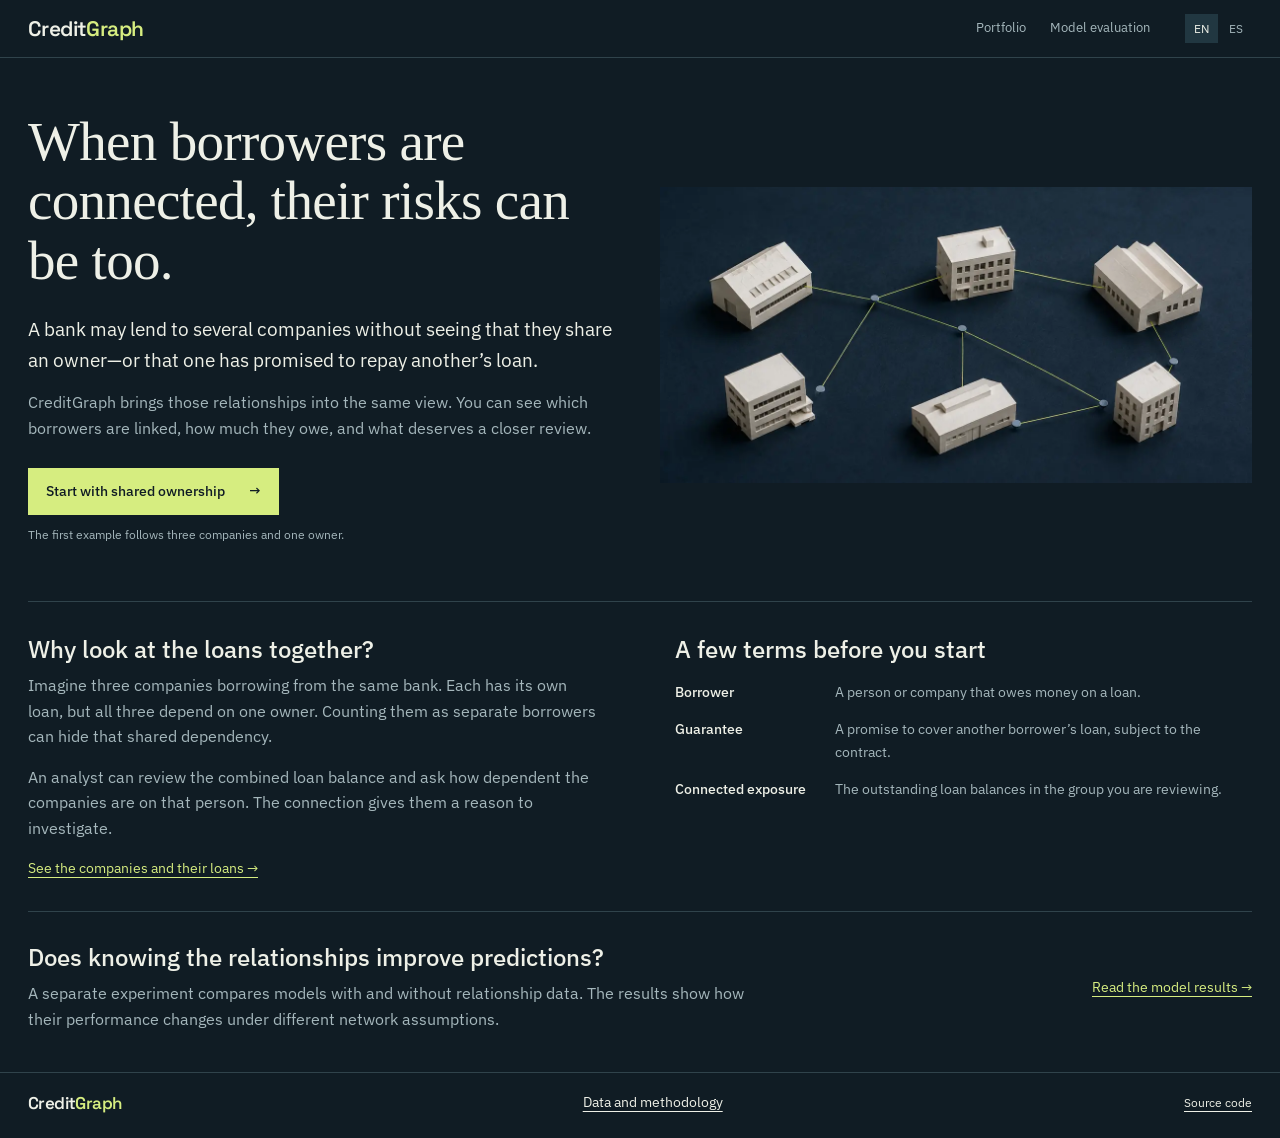
<file: web/index.html>
<!doctype html>
<html lang="en">
<head>
<meta charset="utf-8">
<meta name="viewport" content="width=device-width, initial-scale=1">
<meta name="description" content="Understand how shared owners and guarantees connect borrowers, then explore their loans with CreditGraph.">
<title>CreditGraph · Understanding connected borrowers</title>
<link rel="icon" href="data:image/svg+xml,%3Csvg xmlns='http://www.w3.org/2000/svg' viewBox='0 0 32 32'%3E%3Crect width='32' height='32' rx='7' fill='%23101c24'/%3E%3Cpath d='M8 10L24 16L8 24Z' fill='none' stroke='%23d6ed80' stroke-width='2'/%3E%3C/svg%3E">
<link rel="stylesheet" href="styles.css">
<script defer src="home.js"></script>
</head>
<body>
<a class="skip" href="#introduction" data-i18n="skip">Skip to introduction</a>
<header class="nav">
<a class="brand" href="index.html">Credit<span>Graph</span></a>
<nav class="nav-links" aria-label="Main">
<a href="analysis.html" data-analysis-link data-i18n="portfolio">Portfolio</a>
<a href="analysis.html#evidence" data-analysis-link data-i18n="models">Model evaluation</a>
</nav>
<div class="languages" role="group" aria-label="Language / Idioma">
<button type="button" data-lang="en" aria-pressed="true">EN</button><button type="button" data-lang="es" aria-pressed="false">ES</button>
</div>
</header>
<main class="landing">
<section id="introduction" class="landing-intro" aria-labelledby="landing-title">
<div class="landing-copy">
<h1 id="landing-title" data-i18n="title">When borrowers are connected, their risks can be too.</h1>
<p class="landing-lead" data-i18n="lead">A bank may lend to several companies without seeing that they share an owner—or that one has promised to repay another’s loan.</p>
<p data-i18n="description">CreditGraph brings those relationships into the same view. You can see which borrowers are linked, how much they owe, and what deserves a closer review.</p>
<a class="start-link" href="analysis.html#investigation" data-analysis-link><span data-i18n="start">Start with shared ownership</span><span aria-hidden="true">→</span></a>
<p class="start-note" data-i18n="startNote">The first example follows three companies and one owner.</p>
</div>
<figure class="landing-art">
<img src="assets/borrower-network.webp" width="1200" height="600" fetchpriority="high" decoding="async" alt="Paper buildings connected by threads." data-i18n-alt="imageAlt">
</figure>
</section>
<section class="landing-context" aria-labelledby="context-title">
<div class="context-story">
<h2 id="context-title" data-i18n="contextTitle">Why look at the loans together?</h2>
<p data-i18n="contextOne">Imagine three companies borrowing from the same bank. Each has its own loan, but all three depend on one owner. Counting them as separate borrowers can hide that shared dependency.</p>
<p data-i18n="contextTwo">An analyst can review the combined loan balance and ask how dependent the companies are on that person. The connection gives them a reason to investigate.</p>
<a href="analysis.html#investigation" data-analysis-link data-i18n="exampleLink">See the companies and their loans →</a>
</div>
<div class="context-guide">
<h2 data-i18n="guideTitle">A few terms before you start</h2>
<dl>
<div><dt data-i18n="borrowerTerm">Borrower</dt><dd data-i18n="borrowerDefinition">A person or company that owes money on a loan.</dd></div>
<div><dt data-i18n="guaranteeTerm">Guarantee</dt><dd data-i18n="guaranteeDefinition">A promise to cover another borrower’s loan, subject to the contract.</dd></div>
<div><dt data-i18n="exposureTerm">Connected exposure</dt><dd data-i18n="exposureDefinition">The outstanding loan balances in the group you are reviewing.</dd></div>
</dl>
</div>
</section>
<section class="landing-research" aria-labelledby="research-heading">
<div><h2 id="research-heading" data-i18n="researchTitle">Does knowing the relationships improve predictions?</h2><p data-i18n="researchText">A separate experiment compares models with and without relationship data. The results show how their performance changes under different network assumptions.</p></div>
<a href="analysis.html#evidence" data-analysis-link data-i18n="researchLink">Read the model results →</a>
</section>
</main>
<footer><a class="brand" href="index.html">Credit<span>Graph</span></a><a href="analysis.html#methodology" data-analysis-link data-i18n="methodology">Data and methodology</a><a href="https://github.com/GonorAndres/graph-relation-db" data-i18n="source">Source code</a></footer>
</body>
</html>
</file>
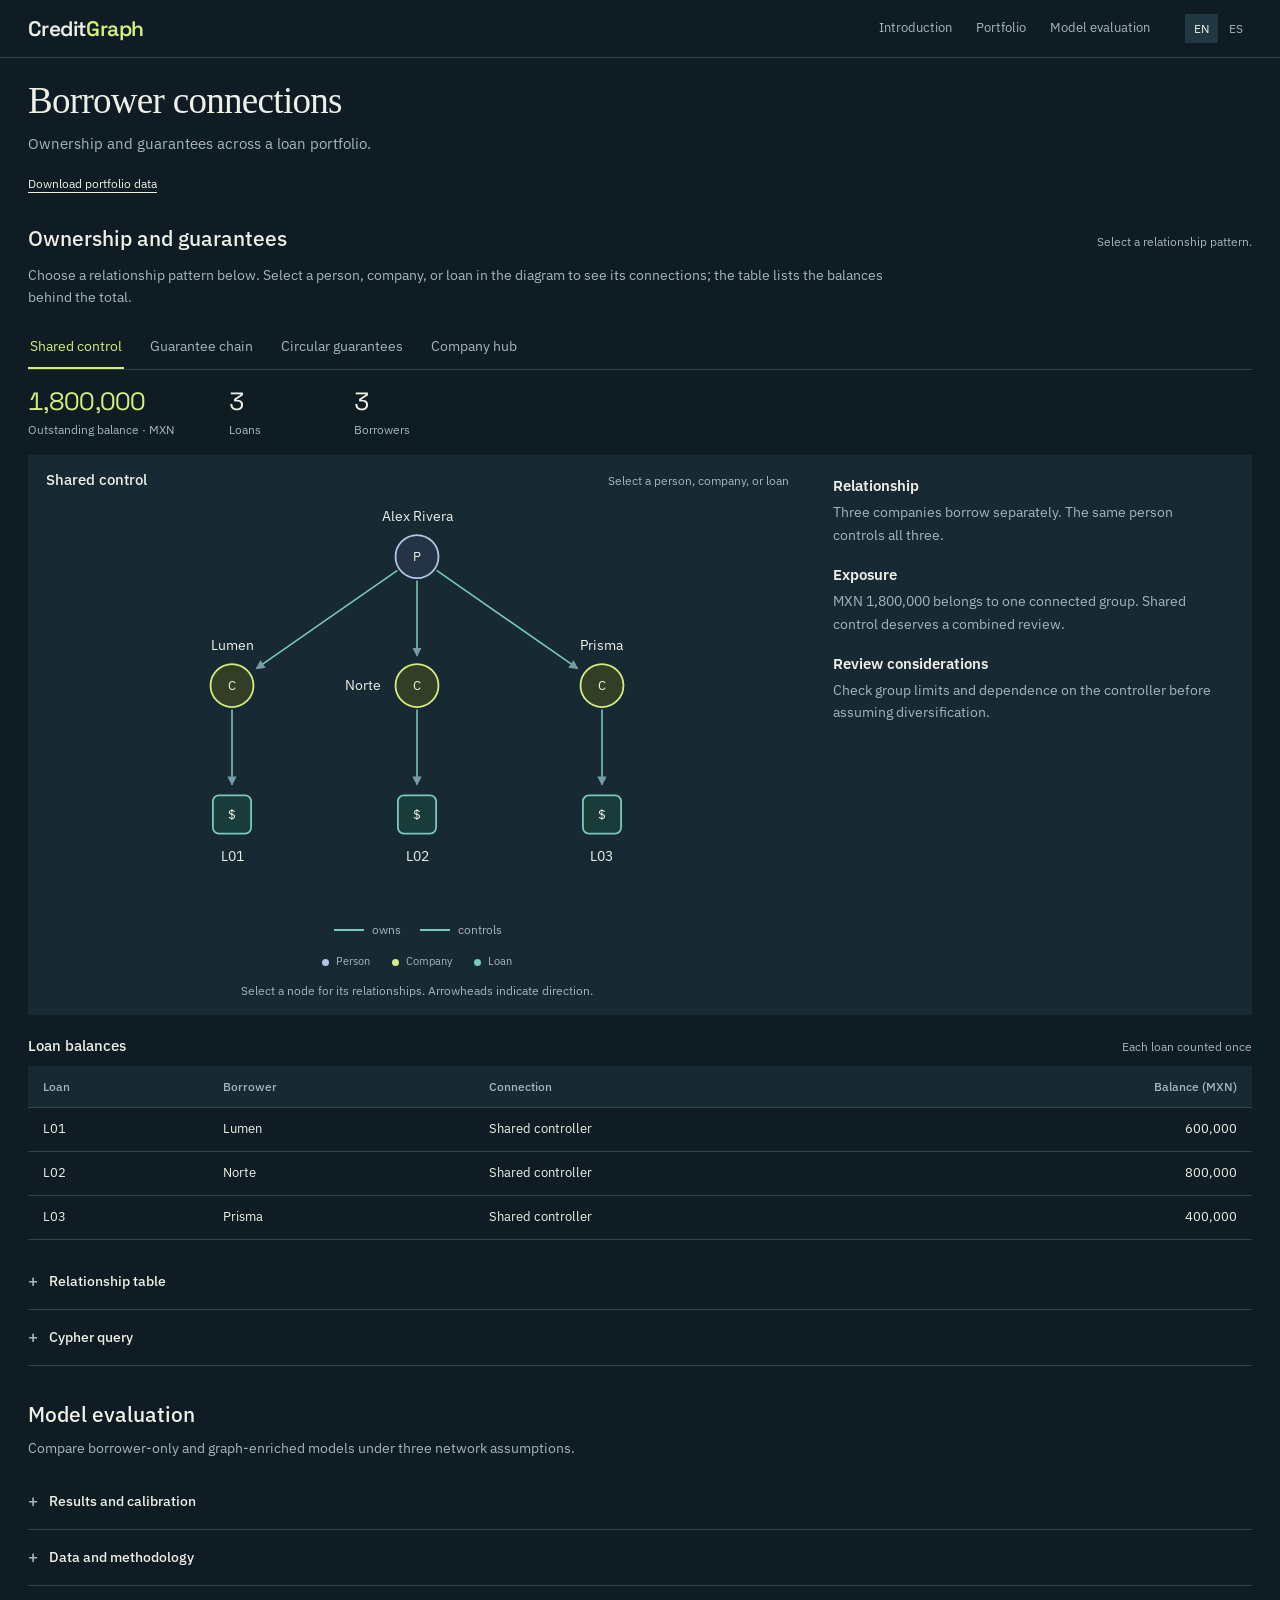
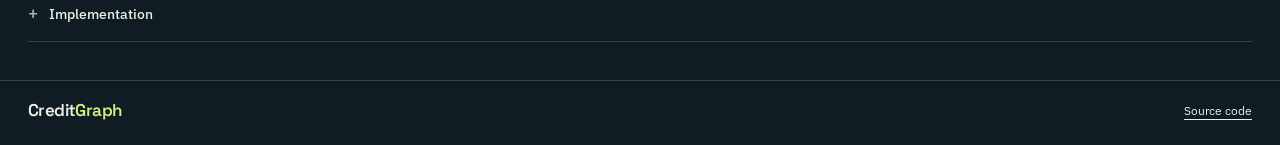
<file: web/analysis.html>
<!doctype html>
<html lang="en">
<head><meta charset="utf-8"><meta name="viewport" content="width=device-width, initial-scale=1"><meta name="description" content="Inspect ownership and guarantee relationships, connected loan balances, and synthetic model evaluation results."><title>CreditGraph · Connected credit exposure</title><link rel="icon" href="data:image/svg+xml,%3Csvg xmlns='http://www.w3.org/2000/svg' viewBox='0 0 32 32'%3E%3Crect width='32' height='32' rx='7' fill='%231d1916'/%3E%3Cpath d='M8 10L24 16L8 24Z' fill='none' stroke='%23efae76' stroke-width='2'/%3E%3C/svg%3E"><link rel="stylesheet" href="styles.css"><script defer src="vendor/d3.v7.min.js"></script><script defer src="app.js"></script></head>
<body>
<a class="skip" href="#investigation" data-i18n="skip">Skip to investigation</a>
<header class="nav"><a class="brand" href="index.html">Credit<span>Graph</span></a><nav class="nav-links" aria-label="Main"><a href="index.html" data-i18n="navOverview">Introduction</a><a href="#investigation" data-i18n="navInvestigate">Portfolio</a><a href="#evidence" data-i18n="navEvidence">Model evaluation</a></nav><div class="languages" role="group" aria-label="Language / Idioma"><button type="button" data-lang="en" aria-pressed="true">EN</button><button type="button" data-lang="es" aria-pressed="false">ES</button></div></header>
<main>
<section class="report-heading analysis-heading">
<div class="report-summary"><h1 data-i18n="headline">Borrower connections</h1><p class="intro" data-i18n="intro">Ownership and guarantees across a loan portfolio.</p>
<p class="dataset-note"><a href="data/demo.json" download data-i18n="downloadDemo">Download portfolio data</a></p>
</div>
</section>
<section id="investigation" aria-labelledby="investigation-title"><div class="section-heading"><div><h2 id="investigation-title" data-i18n="investigationTitle">Ownership and guarantees</h2></div><p data-i18n="choose">Select a relationship pattern.</p></div><p class="reader-note" data-i18n="readingGuide">Choose a relationship pattern below. Select a person, company, or loan in the diagram to see its connections; the table lists the balances behind the total.</p><div id="demo-status" class="status" role="status"></div><div id="demo-content" hidden><div id="scenarios" class="scenario-buttons" role="group"></div><div id="metrics" class="metrics"></div><div class="investigation-grid"><div class="graph-panel"><div class="panel-heading"><h3 id="scenario-title"></h3><span class="small" data-i18n="graphHint">Select a person, company, or loan</span></div><div id="graph"></div><div class="legend"><span><i class="person"></i><span data-i18n="person">Person</span></span><span><i class="company"></i><span data-i18n="company">Company</span></span><span><i class="loan"></i><span data-i18n="loan">Loan</span></span></div><p id="node-detail" class="node-detail" aria-live="polite"></p></div><aside class="interpretation"><h3 data-i18n="observation">Relationship</h3><p id="observation"></p><h3 data-i18n="consequence">Exposure</h3><p id="consequence"></p><h3 data-i18n="review">Review considerations</h3><p id="review"></p></aside></div><div class="table-panel"><div class="panel-heading"><h3 data-i18n="loansTitle">Loan balances</h3><span class="small" data-i18n="dedup">Each loan counted once</span></div><div class="table-scroll"><table><caption class="sr-only" data-i18n="loansCaption">Affected loans and the reason for joint review</caption><thead><tr><th data-i18n="loan">Loan</th><th data-i18n="borrower">Borrower</th><th data-i18n="relationship">Connection</th><th class="numeric" data-i18n="balance">Balance (MXN)</th></tr></thead><tbody id="loan-rows"></tbody></table></div></div><details><summary data-i18n="relationshipsTitle">Relationship table</summary><div class="table-scroll"><table><thead><tr><th data-i18n="from">From</th><th data-i18n="relationship">Connection</th><th data-i18n="to">To</th></tr></thead><tbody id="relationship-rows"></tbody></table></div></details><details><summary data-i18n="queryTitle">Cypher query</summary><pre><code id="query"></code></pre></details></div></section>
<section id="evidence" class="evidence" aria-labelledby="evidence-title"><div class="section-heading"><div><h2 id="evidence-title" data-i18n="evidenceTitle">Model evaluation</h2></div></div><p class="section-intro" data-i18n="modelIntro">Compare borrower-only and graph-enriched models under three network assumptions.</p><details id="model-details"><summary data-i18n="modelToggle">Results and calibration</summary><div id="model-status" class="status" role="status"></div><div id="model-content"></div></details><details id="methodology"><summary data-i18n="methodTitle">Data and methodology</summary><div class="detail-grid"><div><h3 data-i18n="demoMethodTitle">Portfolio data</h3><p data-i18n="demoMethod">The portfolio contains synthetic borrowers, loans, and relationships. Exposure is the sum of distinct outstanding loan balances; guarantee liability depends on contract terms.</p></div><div><h3 data-i18n="modelMethodTitle">Model dataset</h3><p data-i18n="modelMethod">10,000 borrowers in 1,000 disconnected groups, across five fixed seeds. Whole groups are assigned to training (60%), calibration (20%), and testing (20%). Predictors use only information at the observation date; simulated defaults occur over the following 12 months.</p></div><div><h3 data-i18n="evaluationTitle">Evaluation protocol</h3><p data-i18n="evaluation">A constant baseline, borrower-only logistic regression, and borrower-only and graph-enriched LightGBM are compared after sigmoid calibration. PR-AUC, ROC-AUC, Brier score, and log loss are reported with group-bootstrap uncertainty. Calibration never uses the test split.</p></div></div><p data-i18n="modelLimits">The model uses a separate synthetic dataset. Evaluation covers held-out borrower groups; performance on real portfolios and later periods remains untested.</p><div class="downloads"><a href="data/demo.json" download data-i18n="downloadDemo">Download portfolio data</a><a href="data/model-results.json" download data-i18n="downloadModels">Download model results</a></div></details><details><summary data-i18n="architectureTitle">Implementation</summary><p data-i18n="architecture">Python generates the portfolio and model results as versioned JSON. D3 renders the relationships. The repository includes the data, configuration, and reproduction commands.</p><a href="https://github.com/GonorAndres/graph-relation-db" data-i18n="source">Source code and reproduction instructions</a></details></section>
</main><footer><a class="brand" href="#">Credit<span>Graph</span></a><a href="https://github.com/GonorAndres/graph-relation-db" data-i18n="github">Source code</a></footer><noscript>This investigation needs JavaScript. / Esta investigación necesita JavaScript. <a href="data/demo.json">Download data / Descargar datos</a></noscript>
</body></html>
</file>
<file: web/styles.css>
@font-face {
  font-family: Space;
  src: url("fonts/space-grotesk.ttf") format("truetype");
  font-weight: 300 700;
  font-display: swap;
}
@font-face {
  font-family: Plex;
  src: url("fonts/plex-sans.ttf") format("truetype");
  font-weight: 100 900;
  font-display: swap;
}
:root {
  color-scheme: dark;
  --bg: #101c24;
  --surface: #172a33;
  --raised: #213741;
  --border: #30434b;
  --text: #eef0e7;
  --muted: #a5b7bc;
  --accent: #d6ed80;
  --person: #b3c6e5;
  --company: #d6ed80;
  --loan: #7ac9ba;
}
* { box-sizing: border-box; }
html { scroll-behavior: smooth; scroll-padding-top: 18px; }
body { margin: 0; background: var(--bg); color: var(--text); font: 14px/1.6 Plex, sans-serif; -webkit-font-smoothing: antialiased; }
a { color: var(--text); text-underline-offset: 4px; }
a:hover { color: var(--accent); }
button { font: inherit; cursor: pointer; }
button:focus-visible, a:focus-visible, summary:focus-visible, [tabindex]:focus-visible { outline: 2px solid var(--accent); outline-offset: 4px; }
.nav, main, footer { max-width: 1800px; margin: auto; padding-left: 28px; padding-right: 28px; }
.nav { height: 58px; display: flex; align-items: center; gap: 35px; border-bottom: 1px solid var(--border); }
.brand { font: 600 21px Space, sans-serif; letter-spacing: -.6px; text-decoration: none; white-space: nowrap; }
.brand span { color: var(--accent); }
.nav-links { display: flex; gap: 24px; margin-left: auto; }
.nav-links a { color: var(--muted); text-decoration: none; font-size: 13px; }
.nav-links a:hover { color: var(--text); }
.languages { display: flex; gap: 2px; }
.languages button { padding: 5px 9px; border: 0; background: none; color: var(--muted); font-size: 12px; }
.languages button[aria-pressed=true] { color: var(--text); background: var(--raised); }
.report-heading { display: grid; grid-template-columns: minmax(0, 1fr) minmax(340px, 480px); align-items: center; gap: 35px; padding: 22px 0 20px; }
.report-art { margin: 0; min-width: 0; }
.report-art img { display: block; width: 100%; height: auto; }
h1 { font: 400 37px/1.15 Georgia, serif; margin: 0 0 9px; letter-spacing: -.7px; }
h2 { font: 500 21px/1.3 Plex, sans-serif; margin: 0; }
h3 { font: 500 15px/1.4 Plex, sans-serif; margin: 0; }
p { margin: 8px 0 15px; color: var(--muted); }
.intro { margin: 0; font-size: 15px; max-width: 720px; }
.dataset-note { margin: 18px 0 0; text-align: left; font-size: 12px; }
.dataset-note span, .dataset-note a { display: block; }
.dataset-note a { margin-top: 5px; }
.section-heading { display: flex; align-items: baseline; justify-content: space-between; gap: 20px; margin: 12px 0; }
.section-heading > p { margin: 0; font-size: 12px; }
.scenario-buttons { display: flex; border-bottom: 1px solid var(--border); gap: 24px; margin-bottom: 0; }
.scenario-buttons button { color: var(--muted); background: none; border: 0; border-bottom: 2px solid transparent; padding: 11px 2px 10px; font-size: 14px; }
.scenario-buttons button:hover { color: var(--text); }
.scenario-buttons button[aria-pressed=true] { color: var(--accent); border-bottom-color: var(--accent); }
.metrics { display: flex; align-items: baseline; gap: 55px; padding: 16px 0; }
.metric { min-width: 70px; }
.metric-value { font: 400 25px/1.2 Space, sans-serif; font-variant-numeric: tabular-nums; letter-spacing: -.7px; }
.metric:first-child .metric-value { color: var(--accent); }
.metric-label { font-size: 12px; color: var(--muted); margin-top: 4px; }
.investigation-grid { display: grid; grid-template-columns: minmax(0, 1.75fr) minmax(300px, 1fr); background: var(--surface); margin-bottom: 20px; }
.graph-panel { min-width: 0; }
.panel-heading { display: flex; align-items: baseline; justify-content: space-between; gap: 20px; padding: 14px 18px 0; }
.small { font-size: 12px; color: var(--muted); }
#graph { padding: 0 10px; max-width: 760px; margin: auto; min-height: 310px; }
#graph > svg { display: block; width: 100%; height: auto; }
#graph .relationship-legend { flex-wrap: wrap; gap: 8px 18px; padding: 6px 0 10px; font-size: 12px; }
#graph .relationship-legend svg { width: 32px; height: 12px; flex-shrink: 0; }
.node-name { paint-order: stroke; stroke: var(--surface); stroke-width: 5px; stroke-linejoin: round; }
.legend { display: flex; justify-content: center; gap: 22px; font-size: 11px; color: var(--muted); padding: 4px 12px; }
.legend > span { display: flex; align-items: center; gap: 7px; }
.legend i { width: 7px; height: 7px; display: inline-block; border-radius: 50%; }
.person { background: var(--person); }
.company { background: var(--company); }
.loan { background: var(--loan); }
.node-detail { font-size: 12px; text-align: center; margin: 6px auto 14px; padding: 0 20px; max-width: 750px; min-height: 20px; }
.interpretation { padding: 20px 26px; }
.interpretation h3 { font-weight: 600; margin: 0 0 5px; }
.interpretation p { font-size: 14px; line-height: 1.6; margin: 0 0 18px; max-width: 560px; }
.notice { color: var(--muted); font-size: 12px; line-height: 1.6; padding: 0; margin: 17px 0 0; max-width: 900px; }
.table-panel { margin: 0 0 14px; }
.table-panel .panel-heading { padding: 0 0 10px; }
.table-scroll { overflow-x: auto; }
table { border-collapse: collapse; text-align: left; width: 100%; font-size: 13px; }
th { font-weight: 500; font-size: 12px; color: var(--muted); white-space: nowrap; background: var(--surface); }
td, th { padding: 11px 15px; border-bottom: 1px solid var(--border); }
.numeric { text-align: right; font-variant-numeric: tabular-nums; white-space: nowrap; }
tr.selected td { background: var(--raised); }
details { border-bottom: 1px solid var(--border); padding: 14px 0; }
summary { cursor: pointer; font-size: 14px; font-weight: 500; list-style: none; display: flex; align-items: center; gap: 9px; }
summary::-webkit-details-marker { display: none; }
summary::before { content: '+'; color: var(--muted); font-size: 17px; width: 12px; flex-shrink: 0; }
details[open] > summary::before { content: '−'; }
details[open] > summary { margin-bottom: 15px; }
details > p, details > a { font-size: 13px; }
details > p { max-width: 850px; }
pre { white-space: pre-wrap; overflow-wrap: anywhere; font: 12px/1.7 ui-monospace, monospace; background: var(--surface); color: var(--text); padding: 18px; }
.evidence { margin: 35px 0 38px; }
.evidence .section-heading { margin-bottom: 8px; }
.section-intro { font-size: 14px; max-width: 850px; margin: 0 0 15px; }
.detail-grid { display: grid; grid-template-columns: 1fr 1fr; gap: 20px 45px; padding: 5px 0 12px; }
.detail-grid p { font-size: 13px; max-width: 650px; }
.downloads { display: flex; flex-wrap: wrap; gap: 22px; font-size: 13px; margin: 14px 0 5px; }
.model-condition { margin-top: 28px; }
.model-condition h3 { font-size: 18px; }
.model-condition .table-scroll { margin: 12px 0; }
.interval { display: block; color: var(--muted); font-size: 11px; white-space: nowrap; }
.model-meta { font-size: 13px; max-width: 1050px; }
.model-chart { max-width: 650px; }
.model-chart h4 { font-weight: 500; }
.model-chart svg { display: block; width: 100%; height: auto; }
.model-chart .legend { flex-wrap: wrap; justify-content: flex-start; padding-left: 45px; gap: 12px; }
.status:not(:empty) { padding: 15px; background: var(--surface); margin: 12px 0; }
.retry { background: var(--raised); color: var(--text); padding: 5px 12px; border: 1px solid var(--border); margin-left: 12px; }
.node circle, .node rect { stroke-width: 1.5; }
.node { cursor: pointer; }
.node:hover circle, .node:hover rect, .node.selected circle, .node.selected rect { stroke: var(--text) !important; stroke-width: 3; }
.node text { fill: var(--text); font-size: 12px; pointer-events: none; }
.edge-label { fill: #b4c9cd; font-size: 10px; paint-order: stroke; stroke: var(--surface); stroke-width: 5px; stroke-linejoin: round; }
.graph-edge { stroke: #68838d; stroke-width: 1.3; fill: none; }
footer { display: flex; align-items: center; justify-content: space-between; border-top: 1px solid var(--border); padding-top: 18px; padding-bottom: 24px; }
footer .brand { font-size: 17px; }
footer > a:last-child { font-size: 12px; }
.skip { position: absolute; top: -100px; padding: 10px; background: var(--surface); z-index: 5; }
.skip:focus { top: 4px; }
.sr-only { position: absolute; width: 1px; height: 1px; margin: -1px; padding: 0; overflow: hidden; clip: rect(0,0,0,0); white-space: nowrap; border: 0; }
[hidden] { display: none !important; }
.landing-intro { display: grid; grid-template-columns: minmax(0, 1fr) minmax(0, 1fr); gap: 40px; align-items: center; padding: 54px 0 42px; }
.landing-copy { max-width: 650px; }
.landing-copy h1 { font-size: clamp(38px, 4.3vw, 64px); line-height: 1.08; margin-bottom: 24px; }
.landing-copy p { font-size: 16px; max-width: 590px; }
.landing-copy .landing-lead { font-size: 19px; color: var(--text); }
.landing-art { margin: 0; min-width: 0; }
.landing-art img { display: block; width: 100%; height: auto; }
.start-link { display: inline-flex; align-items: center; gap: 24px; background: var(--accent); color: var(--bg); text-decoration: none; padding: 12px 18px; margin-top: 12px; font-weight: 500; }
.start-link:hover { background: var(--text); color: var(--bg); }
.landing-copy .start-note { font-size: 12px; margin-top: 10px; }
.landing-context { display: grid; grid-template-columns: minmax(0, 1fr) minmax(0, 1fr); gap: 70px; border-top: 1px solid var(--border); padding: 32px 0; }
.landing h2 { font-size: 24px; }
.context-story { max-width: 650px; }
.context-story p { font-size: 16px; }
.context-story a, .landing-research > a { color: var(--accent); }
.context-guide dl { margin: 16px 0 0; }
.context-guide dl > div { display: grid; grid-template-columns: 140px minmax(0, 1fr); gap: 20px; margin-bottom: 15px; }
.context-guide dt { font-weight: 500; }
.context-guide dd { margin: 0; color: var(--muted); max-width: 440px; }
.landing-research { display: flex; justify-content: space-between; align-items: center; gap: 40px; padding: 30px 0 40px; border-top: 1px solid var(--border); }
.landing-research p { max-width: 750px; font-size: 16px; margin-bottom: 0; }
.landing-research > a { flex-shrink: 0; }
.report-heading.analysis-heading { grid-template-columns: 1fr; }
.reader-note { max-width: 900px; margin: 0 0 15px; }
@media(max-width:850px) {
  .landing-intro { grid-template-columns: 1fr; gap: 20px; padding-top: 32px; }
  .landing-copy { max-width: 720px; }
  .landing-art { max-width: 650px; }
  .landing-context { gap: 30px; }
  .context-guide dl > div { display: block; }
  .context-guide dd { margin-top: 3px; }
  .landing-research { display: block; }
  .landing-research > a { display: inline-block; margin-top: 18px; }
  .nav, main, footer { padding-left: 20px; padding-right: 20px; }
  .report-heading { grid-template-columns: minmax(0, 1fr) minmax(260px, 340px); gap: 22px; }
  h1 { font-size: 32px; }
  .dataset-note { max-width: 180px; flex-shrink: 1; }
  .investigation-grid { grid-template-columns: 1fr; }
  .interpretation { padding: 18px 22px; }
  .interpretation p { max-width: none; }
  .model-condition table { min-width: 660px; }
  .scenario-buttons { gap: 16px; }
  .scenario-buttons button { font-size: 13px; }
}
@media(max-width:520px) {
  .landing-copy h1 { font-size: 38px; }
  .landing-copy .landing-lead { font-size: 17px; }
  .landing-context { grid-template-columns: 1fr; }
  .landing h2 { font-size: 22px; }
  .nav-links a[data-i18n="navOverview"] { display: none; }
  footer { gap: 18px; flex-wrap: wrap; }
  .nav, main, footer { padding-left: 16px; padding-right: 16px; }
  .nav { gap: 14px; }
  .brand { font-size: 19px; }
  .nav-links { gap: 12px; }
  .nav-links a { font-size: 11px; }
  .languages { margin-left: auto; }
  .languages button { padding: 5px; }
  .report-heading { display: block; padding: 22px 0 18px; }
  .report-art { margin-top: 18px; }
  h1 { font-size: 30px; }
  .intro { font-size: 14px; }
  .dataset-note { max-width: none; text-align: left; margin-top: 12px; display: flex; gap: 14px; flex-wrap: wrap; font-size: 11px; }
  .dataset-note a { margin: 0; }
  .section-heading { display: block; margin: 10px 0; }
  .section-heading > p { margin-top: 5px; }
  h2 { font-size: 19px; }
  .scenario-buttons { display: grid; grid-template-columns: 1fr 1fr; gap: 0 18px; }
  .scenario-buttons button { text-align: left; padding: 10px 0; }
  .metrics { gap: 30px; padding: 14px 0; }
  .metric { min-width: 0; }
  .metric-value { font-size: 24px; }
  .metric-label { font-size: 11px; }
  .panel-heading { padding: 13px 14px 4px; align-items: flex-start; gap: 12px; }
  .panel-heading .small { font-size: 10px; max-width: 120px; text-align: right; }
  #graph { padding: 0; min-height: 250px; }
  #graph svg { max-height: none; }
  .node-detail { font-size: 11px; padding: 0 16px; }
  .legend { gap: 17px; font-size: 10px; }
  .interpretation { padding: 16px; }
  td, th { padding: 10px 12px; }
  .detail-grid { grid-template-columns: 1fr; gap: 14px; }
}
@media(max-width:360px) {
  .nav-links { display: none; }
  .metrics { gap: 22px; }
}
@media(prefers-reduced-motion:reduce) {
  html { scroll-behavior: auto; }
  * { animation: none !important; transition: none !important; }
}
</file>
